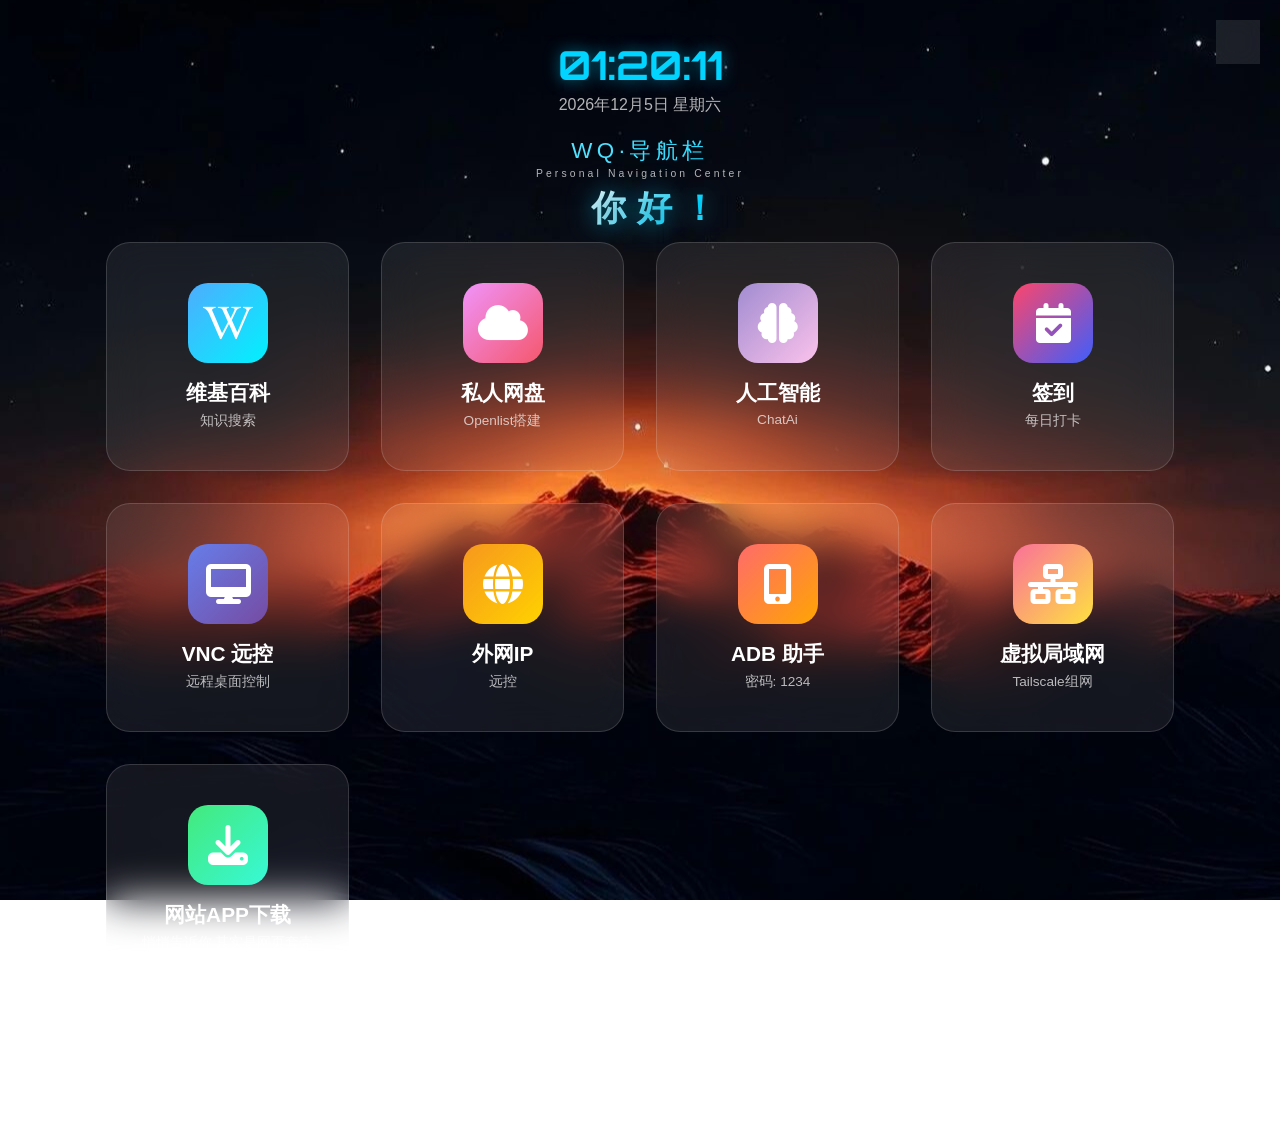
<file: index.html>
<!DOCTYPE html>
<html lang="zh-CN">
<head>
    <meta charset="UTF-8">
    <meta name="viewport" content="width=device-width, initial-scale=1.0">
    <title>WQ - 导航</title>
    <link rel="stylesheet" href="https://cdnjs.cloudflare.com/ajax/libs/font-awesome/6.5.1/css/all.min.css">
    <link href="https://fonts.googleapis.com/css2?family=Orbitron:wght@400;500;600;700&display=swap" rel="stylesheet">
    <style>
        * { margin: 0; padding: 0; box-sizing: border-box; -webkit-tap-highlight-color: transparent; -webkit-touch-callout: none; -webkit-user-select: none; user-select: none; touch-action: manipulation; }
        :root { --accent: #00d4ff; --glow: rgba(0,212,255,0.5); --text-primary: #fff; --text-secondary: rgba(255,255,255,0.7); }
        body { font-family: 'Microsoft YaHei', sans-serif; min-height: 100vh; background-image: url('zhefen.jpg'); background-size: cover; background-position: center; background-attachment: fixed; color: var(--text-primary); padding-top: 40px; padding-bottom: 80px; }
        body.light-mode { background-color: #f5f5f5; }
        body.light-mode::before { background: rgba(245,245,245,0.9); }
        body.light-mode .card { background: rgba(255,255,255,0.6); border-color: rgba(0,0,0,0.1); }
        body.light-mode .card-title { color: #333; }
        body.light-mode .card-desc { color: #666; }
        body.light-mode .menu-item { background: rgba(255,255,255,0.5); color: #333; }
        body.light-mode .expanded-menu { background: rgba(255,255,255,0.3); }
        
.theme-toggle {
             position: fixed;
             top: 20px;
             right: 20px;
             width: 44px;
             height: 44px;
             border-radius: 12px;
             background: rgba(255,255,255,0.1);
             backdrop-filter: blur(10px);
             border: 1px solid rgba(255,255,255,0.2);
             cursor: pointer;
             display: flex;
             align-items: center;
             justify-content: center;
             z-index: 1000;
             transition: transform 0.15s ease, background 0.15s ease;
         }
         .theme-toggle svg {
             width: 22px;
             height: 22px;
             fill: #fff;
             transition: transform 0.15s ease;
         }
         .theme-toggle:hover {
             transform: scale(1.03);
             background: rgba(255,255,255,0.2);
         }
        body.light-mode .theme-toggle {
            background: rgba(0,0,0,0.08);
            border-color: rgba(0,0,0,0.1);
        }
        body.light-mode .theme-toggle svg {
            fill: #555;
        }
        body.light-mode .theme-toggle:hover {
            background: rgba(0,0,0,0.12);
        }
        .time-display { text-align: center; margin-bottom: 1.2rem; }
        .time-display .time { font-family: 'Orbitron', monospace; font-size: 2.5rem; font-weight: 700; color: var(--accent); text-shadow: 0 0 15px var(--glow); animation: pulse-glow 3s ease-in-out infinite; }
        .time-display .date { font-size: 1rem; color: var(--text-secondary); margin-top: 0.3rem; }
        .header { text-align: center; margin-bottom: 0.2rem; }
        .header h1 { font-size: 1.4rem; font-weight: 300; letter-spacing: 0.2em; background: linear-gradient(135deg, #fff, var(--accent), #fff, var(--accent)); background-size: 200% 200%; -webkit-background-clip: text; -webkit-text-fill-color: transparent; animation: gradient-flow 3s ease infinite; }
        .header p { color: var(--text-secondary); font-size: 0.65rem; margin-top: 0.15rem; letter-spacing: 0.3em; }
        .greeting { text-align: center; margin-bottom: 0.6rem; }
        .greeting-text { display: inline-block; font-size: 2.2rem; font-weight: 700; letter-spacing: 0.3em; background: linear-gradient(135deg, #fff 0%, var(--accent) 35%, #fff 65%, var(--accent) 100%); background-size: 200% 200%; -webkit-background-clip: text; -webkit-text-fill-color: transparent; animation: gradient-flow 4s ease infinite, greeting-pop 2s ease-out; text-shadow: 0 0 30px rgba(0,212,255,0.4), 0 4px 20px rgba(0,0,0,0.3); filter: drop-shadow(0 2px 8px rgba(0,212,255,0.2)); transform: translateX(0.55em) translateY(0.05em); }
        @keyframes greeting-pop { 0% { opacity: 0; transform: scale(0.8) translateY(20px) translateX(0.55em); } 50% { transform: scale(1.05) translateY(-5px) translateX(0.55em); } 100% { opacity: 1; transform: scale(1) translateY(0.05em) translateX(0.55em); } }
        .grid { display: grid; grid-template-columns: repeat(auto-fit, minmax(200px, 1fr)); gap: 2rem; max-width: 1100px; margin: 0.8rem auto 0; padding: 0 1rem; }
        .card { position: relative; background: rgba(255,255,255,0.08); backdrop-filter: blur(20px); -webkit-backdrop-filter: blur(20px); border: 1px solid rgba(255,255,255,0.15); border-radius: 24px; padding: 2.5rem 1.5rem; text-align: center; cursor: pointer; transition: transform 0.2s ease, border-color 0.2s ease, box-shadow 0.2s ease; overflow: visible; animation: card-appear 0.5s ease-out backwards; will-change: transform; }
        .card:hover { transform: scale(1.03); border-color: var(--accent); box-shadow: 0 8px 20px rgba(0,0,0,0.3); }
        .card:active { transform: scale(1.06); border-color: var(--accent); box-shadow: 0 12px 28px rgba(0,0,0,0.4); transition: transform 0.1s ease, border-color 0.1s ease, box-shadow 0.1s ease; }
        .card:active .card-icon { transform: scale(1.12) rotate(8deg); }
        .card.active { transform: scale(1.04); z-index: 200; pointer-events: auto; }
        .card-icon { width: 80px; height: 80px; margin: 0 auto 1rem; border-radius: 20px; display: flex; align-items: center; justify-content: center; font-size: 2.5rem; transition: transform 0.2s ease; will-change: transform; }
        .card:hover .card-icon { transform: scale(1.08) rotate(4deg); }
        .card.active .card-icon { transform: scale(0); opacity: 0; }
        .icon-vnc { background: linear-gradient(135deg, #667eea, #764ba2); }
        .icon-alist { background: linear-gradient(135deg, #f093fb, #f5576c); }
        .icon-wiki { background: linear-gradient(135deg, #4facfe, #00f2fe); }
        .icon-adb { background: linear-gradient(135deg, #ff6b6b, #ffa502); }
        .icon-download { background: linear-gradient(135deg, #43e97b, #38f9d7); }
        .icon-vpn { background: linear-gradient(135deg, #fa709a, #fee140); }
        .icon-ip { background: linear-gradient(135deg, #f7971e, #ffd200); }
        .icon-checkin { background: linear-gradient(135deg, #FC466B, #3F5EFB); }
.icon-ai { background: linear-gradient(135deg, #a18cd1, #fbc2eb); }
        .card-title { font-size: 1.3rem; font-weight: 600; margin-bottom: 0.3rem; transition: opacity 0.3s ease, transform 0.3s ease; }
        .card.active .card-title { opacity: 0; transform: translateY(-20px); }
        .card-desc { font-size: 0.85rem; color: var(--text-secondary); transition: opacity 0.3s ease; }
        .card.active .card-desc { opacity: 0; }
        .expanded-menu { position: absolute; top: 0; left: 0; right: 0; bottom: 0; display: none; flex-direction: row; gap: 1rem; padding: 1rem; backdrop-filter: blur(15px); -webkit-backdrop-filter: blur(15px); border-radius: 24px; z-index: 200; align-items: stretch; }
        .card.active .expanded-menu { display: flex; }
        .menu-item { display: flex; flex-direction: column; align-items: center; justify-content: center; gap: 0.5rem; background: rgba(255,255,255,0.15); border: 1px solid rgba(255,255,255,0.2); border-radius: 14px; text-decoration: none; color: var(--text-primary); padding: 1.2rem 1.5rem; flex: 1; transition: transform 0.15s ease, background 0.15s ease, border-color 0.15s ease; min-height: 100%; will-change: transform; }
        .menu-item:hover { background: rgba(0,212,255,0.3); border-color: var(--accent); transform: scale(1.03); }
        .menu-item i { font-size: 1.5rem; color: var(--accent); }
        .menu-item span { font-size: 0.9rem; font-weight: 500; }
        .footer { text-align: center; margin-top: 3rem; color: var(--text-secondary); font-size: 0.85rem; letter-spacing: 0.1em; }
        @keyframes pulse-glow { 0%,100% { text-shadow: 0 0 15px var(--glow); } 50% { text-shadow: 0 0 25px var(--glow), 0 0 50px rgba(0,212,255,0.3); } }
        @keyframes gradient-flow { 0%,100% { background-position: 0% 50%; } 50% { background-position: 100% 50%; } }
        @keyframes card-appear { from { opacity: 0; transform: translateY(20px); } to { opacity: 1; transform: translateY(0); } }
        .card:nth-child(1) { animation-delay: 0.03s; }
        .card:nth-child(2) { animation-delay: 0.08s; }
        .card:nth-child(3) { animation-delay: 0.13s; }
        .card:nth-child(4) { animation-delay: 0.18s; }
        .card:nth-child(5) { animation-delay: 0.23s; }
        .card:nth-child(6) { animation-delay: 0.28s; }
        .card:nth-child(7) { animation-delay: 0.33s; }
        .card:nth-child(8) { animation-delay: 0.38s; }
        .card:nth-child(9) { animation-delay: 0.43s; }
        @media (max-width: 768px) { .grid { grid-template-columns: repeat(2, 1fr); gap: 1.2rem; } .card { padding: 1.8rem 1rem; } .card-icon { width: 65px; height: 65px; font-size: 2rem; } .header h1 { font-size: 1.8rem; } .time-display .time { font-size: 2rem; } }
        @media (max-width: 480px) { .grid { grid-template-columns: 1fr; } }
    </style>
</head>
<body>
    <button class="theme-toggle" onclick="toggleTheme()" title="切换主题">
        <svg id="theme-icon" viewBox="0 0 24 24">
            <path d="M12 3c-4.97 0-9 4.03-9 9s4.03 9 9 9 9-4.03 9-9c0-.46-.04-.92-.1-1.36-.98 1.37-2.58 2.26-4.4 2.26-2.98 0-5.4-2.42-5.4-5.4 0-1.81.89-3.42 2.26-4.4C12.92 3.04 12.46 3 12 3z"/>
        </svg>
    </button>
    <div class="time-display"><a href="https://beijingshijian.net/" target="_blank" style="text-decoration: none; color: inherit; cursor: pointer;"><div class="time" id="time">00:00:00</div><div class="date" id="date">加载中...</div></a></div>
    <div class="header"><h1>WQ·导航栏</h1><p>Personal Navigation Center</p></div>
    <div class="greeting"><span class="greeting-text">你好！</span></div>
    <div class="grid">
        <div class="card" id="wiki-card" onclick="toggleCard('wiki-card')">
            <div class="card-icon icon-wiki"><i class="fab fa-wikipedia-w"></i></div>
            <div class="card-title">维基百科</div>
            <div class="card-desc">知识搜索</div>
            <div class="expanded-menu">
                <a href="http://100.96.22.89:8080" target="_blank" class="menu-item" onclick="closeAll()"><i class="fas fa-globe"></i><span>外网访问</span></a>
                <a href="http://192.168.124.11:8080" target="_blank" class="menu-item" onclick="closeAll()"><i class="fas fa-home"></i><span>内网访问</span></a>
            </div>
        </div>
        <div class="card" id="alist-card" onclick="toggleCard('alist-card')">
            <div class="card-icon icon-alist"><i class="fas fa-cloud"></i></div>
            <div class="card-title">私人网盘</div>
            <div class="card-desc">Openlist搭建</div>
            <div class="expanded-menu">
                <a href="http://100.96.22.89:5244" target="_blank" class="menu-item" onclick="closeAll()"><i class="fas fa-globe"></i><span>外网访问</span></a>
                <a href="http://192.168.124.11:5244" target="_blank" class="menu-item" onclick="closeAll()"><i class="fas fa-home"></i><span>内网访问</span></a>
            </div>
        </div>
        <div class="card" id="ai-card" onclick="toggleCard('ai-card')">
            <div class="card-icon icon-ai"><i class="fas fa-brain"></i></div>
            <div class="card-title">人工智能</div>
            <div class="card-desc">ChatAi</div>
            <div class="expanded-menu">
                <a href="https://www.chatopens.com/Web/List.html" target="_blank" class="menu-item" onclick="closeAll()"><i class="fas fa-cube"></i><span>聚合</span></a>
                <a href="https://chat.scnet.cn" target="_blank" class="menu-item" onclick="closeAll()"><i class="fas fa-server"></i><span>国家超算平台</span></a>
            </div>
        </div>
        <div class="card has-submenu" onclick="window.open('signin.html','_blank')">
            <div class="card-icon icon-checkin"><i class="fas fa-calendar-check"></i></div>
            <div class="card-title">签到</div>
            <div class="card-desc">每日打卡</div>
        </div>
        <div class="card" id="vnc-card" onclick="toggleCard('vnc-card')">
            <div class="card-icon icon-vnc"><i class="fas fa-desktop"></i></div>
            <div class="card-title">VNC 远控</div>
            <div class="card-desc">远程桌面控制</div>
            <div class="expanded-menu">
                <a href="http://100.96.22.89:5456/vnc.html?autoconnect=true&show_dot=true&host=100.96.22.89&port=5556" target="_blank" class="menu-item" onclick="closeAll()"><i class="fas fa-globe"></i><span>外网访问</span></a>
                <a href="http://192.168.124.11:5456/vnc.html?autoconnect=true&show_dot=true&host=192.168.124.11&port=5556" target="_blank" class="menu-item" onclick="closeAll()"><i class="fas fa-home"></i><span>内网访问</span></a>
            </div>
        </div>
        <div class="card has-submenu" onclick="window.open('https://www.protectedtext.com/wxq677','_blank')">
            <div class="card-icon icon-ip"><i class="fas fa-globe"></i></div>
            <div class="card-title">外网IP</div>
            <div class="card-desc">远控</div>
        </div>
        <div class="card has-submenu" onclick="window.open('https://wwayw.lanzoub.com/b01euqiwwf','_blank')">
            <div class="card-icon icon-adb"><i class="fas fa-mobile-alt"></i></div>
            <div class="card-title">ADB 助手</div>
            <div class="card-desc">密码: 1234</div>
        </div>
        <div class="card has-submenu" onclick="window.open('https://wwayw.lanzoub.com/iMITd458dhzi','_blank')">
            <div class="card-icon icon-vpn"><i class="fas fa-network-wired"></i></div>
            <div class="card-title">虚拟局域网</div>
            <div class="card-desc">Tailscale组网</div>
        </div>
        <div class="card has-submenu" onclick="window.open('https://wwayw.lanzoub.com/b01eur65fa','_blank')">
            <div class="card-icon icon-download"><i class="fas fa-download"></i></div>
            <div class="card-title">网站APP下载</div>
            <div class="card-desc">悄悄告诉你 其实是网页套壳</div>
        </div>
    </div>
    <div class="footer"><p>© 2026 WQ · Personal Navigation</p></div>
    <script>
        function updateTime() { const n=new Date(); document.getElementById('time').textContent=String(n.getHours()).padStart(2,'0')+':'+String(n.getMinutes()).padStart(2,'0')+':'+String(n.getSeconds()).padStart(2,'0'); const d=['日','一','二','三','四','五','六'][n.getDay()]; document.getElementById('date').textContent=n.getFullYear()+'年'+(n.getMonth()+1)+'月'+n.getDate()+'日 星期'+d; }
        function toggleCard(id) { const c=document.getElementById(id); const isAct=c.classList.contains('active'); document.querySelectorAll('.card').forEach(x=>x.classList.remove('active')); if(!isAct) c.classList.add('active'); }
        function toggleTheme() {
            const body = document.body;
            const btn = document.querySelector('.theme-toggle');
            body.classList.toggle('light-mode');
            const isLight = body.classList.contains('light-mode');
            btn.innerHTML = isLight 
                ? '<svg viewBox="0 0 24 24"><path d="M12 7c-2.76 0-5 2.24-5 5s2.24 5 5 5 5-2.24 5-5-2.24-5-5-5zM2 13h2c.55 0 1-.45 1-1s-.45-1-1-1H2c-.55 0-1 .45-1 1s.45 1 1 1zm18 0h2c.55 0 1-.45 1-1s-.45-1-1-1h-2c-.55 0-1 .45-1 1s.45 1 1 1zM11 2v2c0 .55.45 1 1 1s1-.45 1-1V2c0-.55-.45-1-1-1s-1 .45-1 1zm0 18v2c0 .55.45 1 1 1s1-.45 1-1v-2c0-.55-.45-1-1-1s-1 .45-1 1zM5.99 4.58c-.39-.39-1.03-.39-1.41 0-.39.39-.39 1.03 0 1.41l1.06 1.06c.39.39 1.03.39 1.41 0s.39-1.03 0-1.41L5.99 4.58zm12.37 12.37c-.39-.39-1.03-.39-1.41 0-.39.39-.39 1.03 0 1.41l1.06 1.06c.39.39 1.03.39 1.41 0 .39-.39.39-1.03 0-1.41l-1.06-1.06zm1.06-10.96c.39-.39.39-1.03 0-1.41-.39-.39-1.03-.39-1.41 0l-1.06 1.06c-.39.39-.39 1.03 0 1.41s1.03.39 1.41 0l1.06-1.06zM7.05 18.36c.39-.39.39-1.03 0-1.41-.39-.39-1.03-.39-1.41 0l-1.06 1.06c-.39.39-.39 1.03 0 1.41s1.03.39 1.41 0l1.06-1.06z"/></svg>'
                : '<svg viewBox="0 0 24 24"><path d="M12 3c-4.97 0-9 4.03-9 9s4.03 9 9 9 9-4.03 9-9c0-.46-.04-.92-.1-1.36-.98 1.37-2.58 2.26-4.4 2.26-2.98 0-5.4-2.42-5.4-5.4 0-1.81.89-3.42 2.26-4.4C12.92 3.04 12.46 3 12 3z"/></svg>';
            localStorage.setItem('theme', isLight ? 'light' : 'dark');
        }
        (function() {
            const savedTheme = localStorage.getItem('theme');
            const btn = document.querySelector('.theme-toggle');
            if (savedTheme === 'light') {
                document.body.classList.add('light-mode');
                btn.innerHTML = '<svg viewBox="0 0 24 24"><path d="M12 7c-2.76 0-5 2.24-5 5s2.24 5 5 5 5-2.24 5-5-2.24-5-5-5zM2 13h2c.55 0 1-.45 1-1s-.45-1-1-1H2c-.55 0-1 .45-1 1s.45 1 1 1zm18 0h2c.55 0 1-.45 1-1s-.45-1-1-1h-2c-.55 0-1 .45-1 1s.45 1 1 1zM11 2v2c0 .55.45 1 1 1s1-.45 1-1V2c0-.55-.45-1-1-1s-1 .45-1 1zm0 18v2c0 .55.45 1 1 1s1-.45 1-1v-2c0-.55-.45-1-1-1s-1 .45-1 1zM5.99 4.58c-.39-.39-1.03-.39-1.41 0-.39.39-.39 1.03 0 1.41l1.06 1.06c.39.39 1.03.39 1.41 0s.39-1.03 0-1.41L5.99 4.58zm12.37 12.37c-.39-.39-1.03-.39-1.41 0-.39.39-.39 1.03 0 1.41l1.06 1.06c.39.39 1.03.39 1.41 0 .39-.39.39-1.03 0-1.41l-1.06-1.06zm1.06-10.96c.39-.39.39-1.03 0-1.41-.39-.39-1.03-.39-1.41 0l-1.06 1.06c-.39.39-.39 1.03 0 1.41s1.03.39 1.41 0l1.06-1.06zM7.05 18.36c.39-.39.39-1.03 0-1.41-.39-.39-1.03-.39-1.41 0l-1.06 1.06c-.39.39-.39 1.03 0 1.41s1.03.39 1.41 0l1.06-1.06z"/></svg>';
            }
        })();
        document.addEventListener('click', function(e) {
            const clickedCard = e.target.closest('.card');
            const clickedMenu = e.target.closest('.expanded-menu');
            if (!clickedCard && !clickedMenu) {
                document.querySelectorAll('.card').forEach(c=>c.classList.remove('active'));
            } else if (clickedCard && !clickedCard.classList.contains('active')) {
                document.querySelectorAll('.card').forEach(c=>c.classList.remove('active'));
                clickedCard.classList.add('active');
            }
            if (clickedCard && clickedCard.classList.contains('active')) {
                const menuRect = clickedCard.querySelector('.expanded-menu').getBoundingClientRect();
                if (e.clientX < menuRect.left || e.clientX > menuRect.right || 
                    e.clientY < menuRect.top || e.clientY > menuRect.bottom) {
                    clickedCard.classList.remove('active');
                }
            }
            if (clickedCard && !clickedCard.classList.contains('has-submenu')) {
                return;
            }
        });
        closeAll();
        function closeAll() { document.querySelectorAll('.card').forEach(c=>c.classList.remove('active')); }
        updateTime(); setInterval(updateTime,1000);
    </script>
</body>
</html>
</file>
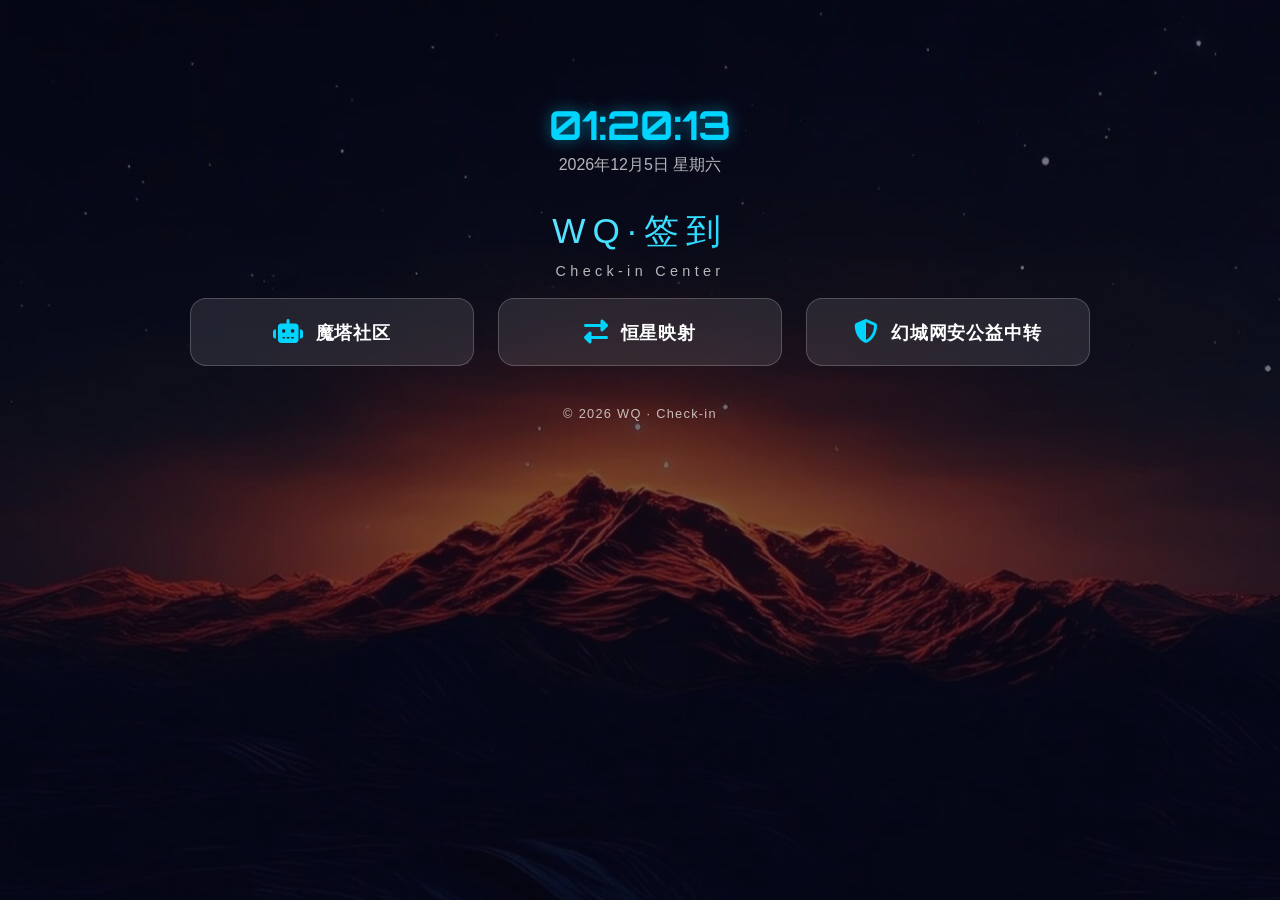
<file: signin.html>
<!DOCTYPE html>
<html lang="zh-CN">
<head>
    <meta charset="UTF-8">
    <meta name="viewport" content="width=device-width, initial-scale=1.0">
    <title>WQ - 签到</title>
    <link rel="stylesheet" href="https://cdnjs.cloudflare.com/ajax/libs/font-awesome/6.5.1/css/all.min.css">
    <link href="https://fonts.googleapis.com/css2?family=Orbitron:wght@400;500;600;700&display=swap" rel="stylesheet">
    <style>
        * { margin: 0; padding: 0; box-sizing: border-box; -webkit-tap-highlight-color: transparent; -webkit-touch-callout: none; -webkit-user-select: none; user-select: none; touch-action: manipulation; }
        :root { --accent: #00d4ff; --glow: rgba(0,212,255,0.5); --text-primary: #fff; --text-secondary: rgba(255,255,255,0.7); }
        body {
            font-family: 'Microsoft YaHei', sans-serif;
            min-height: 100vh;
            background-image: url('zhefen.jpg');
            background-size: cover;
            background-position: center;
            background-attachment: fixed;
            color: var(--text-primary);
            padding-top: 100px;
            padding-bottom: 80px;
        }
        body::before { content: ''; position: fixed; top: 0; left: 0; right: 0; bottom: 0; background: rgba(10,10,30,0.55); z-index: -1; }
        .time-display { text-align: center; margin-bottom: 2rem; }
        .time-display .time { font-family: 'Orbitron', monospace; font-size: 2.5rem; font-weight: 700; color: var(--accent); text-shadow: 0 0 15px var(--glow); animation: pulse-glow 3s ease-in-out infinite; }
        .time-display .date { font-size: 1rem; color: var(--text-secondary); margin-top: 0.3rem; }
        .time-display a { text-decoration: none; color: inherit; cursor: pointer; }
        .time-display a:hover .time { opacity: 0.8; }
        .header { text-align: center; margin-bottom: 1.2rem; }
        .header h1 { font-size: 2.2rem; font-weight: 300; letter-spacing: 0.2em; background: linear-gradient(135deg, #fff, var(--accent), #fff, var(--accent)); background-size: 200% 200%; -webkit-background-clip: text; -webkit-text-fill-color: transparent; animation: gradient-flow 3s ease infinite; }
        .header p { color: var(--text-secondary); font-size: 0.9rem; margin-top: 0.5rem; letter-spacing: 0.3em; }
        .checkin-wrap {
            display: flex;
            flex-wrap: wrap;
            justify-content: center;
            align-items: center;
            gap: 1.5rem;
            max-width: 900px;
            width: 100%;
            margin: 0 auto;
            padding: 0;
        }
        .checkin-item {
            flex: 1;
            min-width: 220px;
            text-align: center;
            text-decoration: none;
            color: var(--text-primary);
            background: rgba(255,255,255,0.1);
            backdrop-filter: blur(15px);
            -webkit-backdrop-filter: blur(15px);
            border: 1px solid rgba(255,255,255,0.2);
            border-radius: 16px;
            padding: 1.2rem 1.5rem;
            transition: transform 0.2s ease, border-color 0.2s ease, box-shadow 0.2s ease, background 0.2s ease;
            cursor: pointer;
            display: flex;
            align-items: center;
            justify-content: center;
            gap: 0.8rem;
            animation: card-appear 0.5s ease-out backwards;
            will-change: transform;
        }
        .checkin-item:nth-child(1) { animation-delay: 0.03s; }
        .checkin-item:nth-child(2) { animation-delay: 0.13s; }
        .checkin-item:nth-child(3) { animation-delay: 0.23s; }
        .checkin-item:hover {
            background: rgba(0,212,255,0.25);
            border-color: var(--accent);
            transform: scale(1.03);
            box-shadow: 0 8px 20px rgba(0,0,0,0.3);
        }
        .checkin-item:active {
            transform: scale(1.06);
            border-color: var(--accent);
            box-shadow: 0 12px 28px rgba(0,0,0,0.4);
            transition: transform 0.1s ease, border-color 0.1s ease, box-shadow 0.1s ease;
        }
        .checkin-item:active .checkin-icon {
            transform: scale(1.12) rotate(8deg);
        }
        .checkin-icon {
            font-size: 1.5rem;
            color: var(--accent);
            transition: transform 0.2s ease;
            will-change: transform;
        }
        .checkin-item:hover .checkin-icon {
            transform: scale(1.08) rotate(4deg);
        }
        .checkin-item .name { font-size: 1.15rem; font-weight: 600; letter-spacing: 0.05em; }
        .footer { text-align: center; margin-top: 2.5rem; color: var(--text-secondary); font-size: 0.8rem; letter-spacing: 0.1em; }
        @keyframes pulse-glow { 0%,100% { text-shadow: 0 0 15px var(--glow); } 50% { text-shadow: 0 0 25px var(--glow), 0 0 50px rgba(0,212,255,0.3); } }
        @keyframes gradient-flow { 0%,100% { background-position: 0% 50%; } 50% { background-position: 100% 50%; } }
        @keyframes card-appear { from { opacity: 0; transform: translateY(20px); } to { opacity: 1; transform: translateY(0); } }
        @media (max-width: 768px) {
            .checkin-wrap { padding: 1.2rem; gap: 1rem; }
            .checkin-item { min-width: 100%; padding: 0.9rem 1rem; }
            .checkin-item .name { font-size: 1rem; }
            .header h1 { font-size: 1.8rem; }
            .time-display .time { font-size: 2rem; }
        }
    </style>
</head>
<body>
    <div class="time-display"><a href="https://beijingshijian.net/" target="_blank" style="text-decoration: none; color: inherit; cursor: pointer;"><div class="time" id="time">00:00:00</div><div class="date" id="date">加载中...</div></a></div>
    <div class="header"><h1>WQ·签到</h1><p>Check-in Center</p></div>
<div class="checkin-wrap">
         <div class="checkin-item" onclick="window.open('https://www.modelscope.cn','_blank')"><span class="checkin-icon"><i class="fas fa-robot"></i></span><span class="name">魔塔社区</span></div>
          <div class="checkin-item" onclick="window.open('https://console.stellarfrp.top/dashboard','_blank')"><span class="checkin-icon"><i class="fas fa-right-left"></i></span><span class="name">恒星映射</span></div>
          <div class="checkin-item" onclick="window.open('https://api.hcnsec.cn/profile','_blank')"><span class="checkin-icon"><i class="fas fa-shield-alt"></i></span><span class="name">幻城网安公益中转</span></div>
     </div>
    <script>
        function updateTime() { const n=new Date(); document.getElementById('time').textContent=String(n.getHours()).padStart(2,'0')+':'+String(n.getMinutes()).padStart(2,'0')+':'+String(n.getSeconds()).padStart(2,'0'); const d=['日','一','二','三','四','五','六'][n.getDay()]; document.getElementById('date').textContent=n.getFullYear()+'年'+(n.getMonth()+1)+'月'+n.getDate()+'日 星期'+d; }
        updateTime(); setInterval(updateTime,1000);
    </script>
    <div class="footer">© 2026 WQ · Check-in</div>
</body>
</html>
</file>
